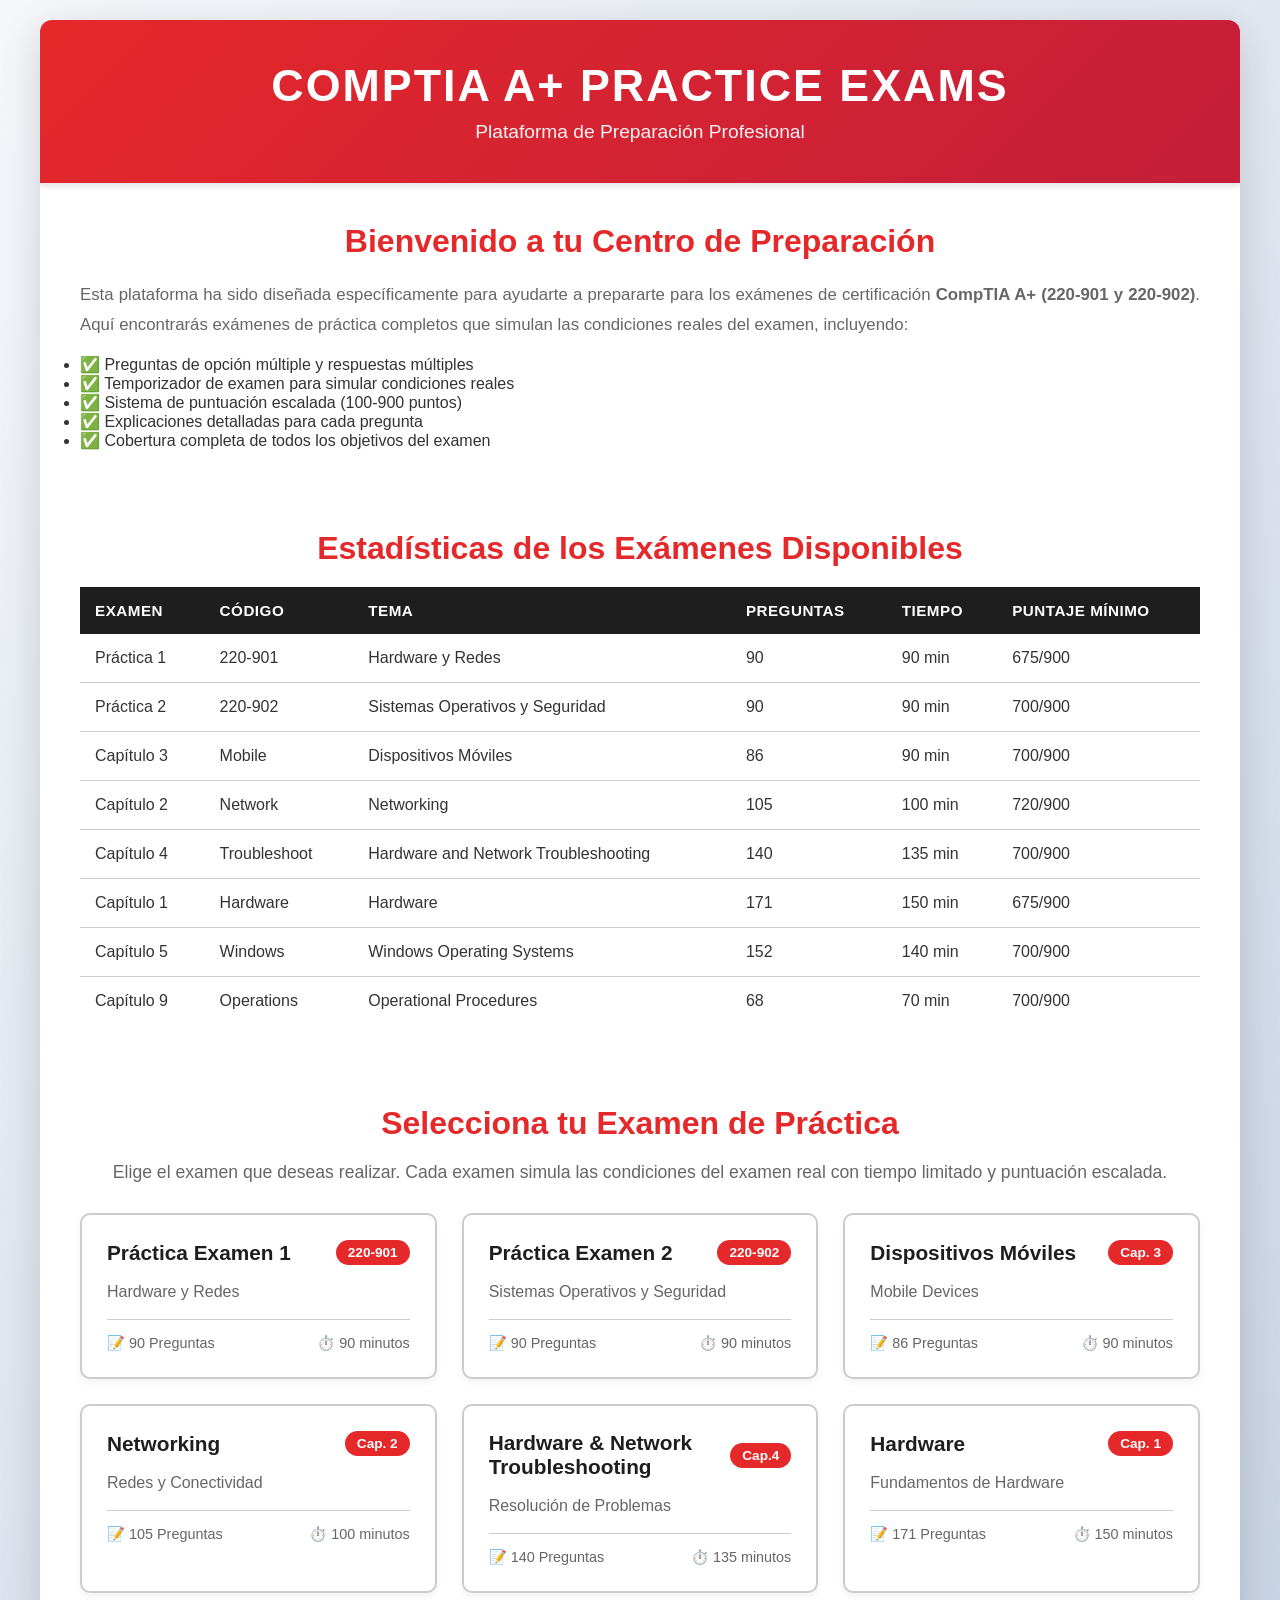
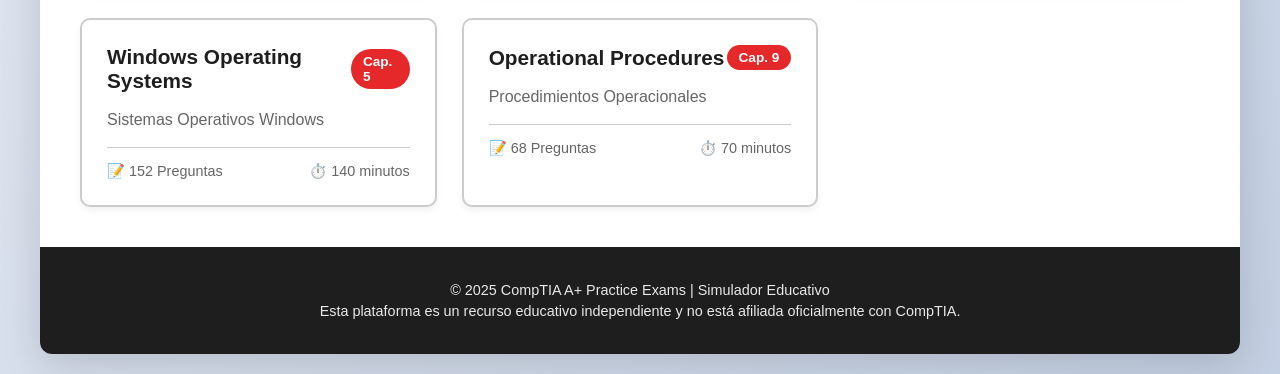
<file: index.html>
<!DOCTYPE html>
<html lang="es">
<head>
    <meta charset="UTF-8">
    <meta name="viewport" content="width=device-width, initial-scale=1.0">
    <title>CompTIA A+ Practice Exams - Plataforma de Práctica</title>
    <link rel="stylesheet" href="estilos.css">
</head>
<body>
    <div id="contenedor-principal">
        <!-- Header Principal -->
        <header class="header-principal">
            <div class="logo-container">
                <h1>CompTIA A+ Practice Exams</h1>
                <p class="subtitulo">Plataforma de Preparación Profesional</p>
            </div>
        </header>

        <!-- Descripción de la Plataforma -->
        <section class="descripcion-plataforma">
            <h2>Bienvenido a tu Centro de Preparación</h2>
            <p>
                Esta plataforma ha sido diseñada específicamente para ayudarte a prepararte para los exámenes 
                de certificación <strong>CompTIA A+ (220-901 y 220-902)</strong>. Aquí encontrarás exámenes 
                de práctica completos que simulan las condiciones reales del examen, incluyendo:
            </p>
            <ul>
                <li>✅ Preguntas de opción múltiple y respuestas múltiples</li>
                <li>✅ Temporizador de examen para simular condiciones reales</li>
                <li>✅ Sistema de puntuación escalada (100-900 puntos)</li>
                <li>✅ Explicaciones detalladas para cada pregunta</li>
                <li>✅ Cobertura completa de todos los objetivos del examen</li>
            </ul>
        </section>

        <!-- Tabla de Estadísticas de Exámenes -->
        <section class="tabla-examenes">
            <h2>Estadísticas de los Exámenes Disponibles</h2>
            <div class="tabla-responsive">
                <table class="tabla-stats">
                    <thead>
                        <tr>
                            <th>Examen</th>
                            <th>Código</th>
                            <th>Tema</th>
                            <th>Preguntas</th>
                            <th>Tiempo</th>
                            <th>Puntaje Mínimo</th>
                        </tr>
                    </thead>
                    <tbody>
                        <tr>
                            <td>Práctica 1</td>
                            <td>220-901</td>
                            <td>Hardware y Redes</td>
                            <td>90</td>
                            <td>90 min</td>
                            <td>675/900</td>
                        </tr>
                        <tr>
                            <td>Práctica 2</td>
                            <td>220-902</td>
                            <td>Sistemas Operativos y Seguridad</td>
                            <td>90</td>
                            <td>90 min</td>
                            <td>700/900</td>
                        </tr>
                        <tr>
                            <td>Capítulo 3</td>
                            <td>Mobile</td>
                            <td>Dispositivos Móviles</td>
                            <td>86</td>
                            <td>90 min</td>
                            <td>700/900</td>
                        </tr>
                        <tr>
                            <td>Capítulo 2</td>
                            <td>Network</td>
                            <td>Networking</td>
                            <td>105</td>
                            <td>100 min</td>
                            <td>720/900</td>
                        </tr>
                        <tr>
                            <td>Capítulo 4</td>
                            <td>Troubleshoot</td>
                            <td>Hardware and Network Troubleshooting</td>
                            <td>140</td>
                            <td>135 min</td>
                            <td>700/900</td>
                        </tr>
                        <tr>
                            <td>Capítulo 1</td>
                            <td>Hardware</td>
                            <td>Hardware</td>
                            <td>171</td>
                            <td>150 min</td>
                            <td>675/900</td>
                        </tr>
                        <tr>
                            <td>Capítulo 5</td>
                            <td>Windows</td>
                            <td>Windows Operating Systems</td>
                            <td>152</td>
                            <td>140 min</td>
                            <td>700/900</td>
                        </tr>
                        <tr>
                            <td>Capítulo 9</td>
                            <td>Operations</td>
                            <td>Operational Procedures</td>
                            <td>68</td>
                            <td>70 min</td>
                            <td>700/900</td>
                        </tr>
                    </tbody>
                </table>
            </div>
        </section>

        <!-- Selección de exámenes -->
        <section class="seccion-examenes">
            <h2>Selecciona tu Examen de Práctica</h2>
            <p class="instrucciones">Elige el examen que deseas realizar. 
            Cada examen simula las condiciones del examen real 
            con tiempo limitado y puntuación escalada.</p>
            
            <div class="seleccion-examen">
                <a href="examen.html?exam=1" class="boton-examen">
                    <div class="examen-header">
                        <h3>Práctica Examen 1</h3>
                        <span class="badge">220-901</span>
                    </div>
                    <p class="descripcion">Hardware y Redes</p>
                    <div class="examen-stats">
                        <span>📝 90 Preguntas</span>
                        <span>⏱️ 90 minutos</span>
                    </div>
                </a>

                <a href="examen.html?exam=2" class="boton-examen">
                    <div class="examen-header">
                        <h3>Práctica Examen 2</h3>
                        <span class="badge">220-902</span>
                    </div>
                    <p class="descripcion">Sistemas Operativos y Seguridad</p>
                    <div class="examen-stats">
                        <span>📝 90 Preguntas</span>
                        <span>⏱️ 90 minutos</span>
                    </div>
                </a>

                <a href="examen.html?exam=3" class="boton-examen">
                    <div class="examen-header">
                        <h3>Dispositivos Móviles</h3>
                        <span class="badge">Cap. 3</span>
                    </div>
                    <p class="descripcion">Mobile Devices</p>
                    <div class="examen-stats">
                        <span>📝 86 Preguntas</span>
                        <span>⏱️ 90 minutos</span>
                    </div>
                </a>

                <a href="examen.html?exam=4" class="boton-examen">
                    <div class="examen-header">
                        <h3>Networking</h3>
                        <span class="badge">Cap. 2</span>
                    </div>
                    <p class="descripcion">Redes y Conectividad</p>
                    <div class="examen-stats">
                        <span>📝 105 Preguntas</span>
                        <span>⏱️ 100 minutos</span>
                    </div>
                </a>

                <a href="examen.html?exam=5" class="boton-examen">
                    <div class="examen-header">
                        <h3>Hardware & Network Troubleshooting</h3>
                        <span class="badge">Cap.4</span>
                    </div>
                    <p class="descripcion">Resolución de Problemas</p>
                    <div class="examen-stats">
                        <span>📝 140 Preguntas</span>
                        <span>⏱️ 135 minutos</span>
                    </div>
                </a>

                <a href="examen.html?exam=6" class="boton-examen">
                    <div class="examen-header">
                        <h3>Hardware</h3>
                        <span class="badge">Cap. 1</span>
                    </div>
                    <p class="descripcion">Fundamentos de Hardware</p>
                    <div class="examen-stats">
                        <span>📝 171 Preguntas</span>
                        <span>⏱️ 150 minutos</span>
                    </div>
                </a>

                <a href="examen.html?exam=7" class="boton-examen">
                    <div class="examen-header">
                        <h3>Windows Operating Systems</h3>
                        <span class="badge">Cap. 5</span>
                    </div>
                    <p class="descripcion">Sistemas Operativos Windows</p>
                    <div class="examen-stats">
                        <span>📝 152 Preguntas</span>
                        <span>⏱️ 140 minutos</span>
                    </div>
                </a>

                <a href="examen.html?exam=8" class="boton-examen">
                    <div class="examen-header">
                        <h3>Operational Procedures</h3>
                        <span class="badge">Cap. 9</span>
                    </div>
                    <p class="descripcion">Procedimientos Operacionales</p>
                    <div class="examen-stats">
                        <span>📝 68 Preguntas</span>
                        <span>⏱️ 70 minutos</span>
                    </div>
                </a>
            </div>
        </section>

        <!-- Footer -->
        <footer class="footer-principal">
            <p>© 2025 CompTIA A+ Practice Exams | Simulador Educativo</p>
            <p>Esta plataforma es un recurso educativo independiente y no está afiliada oficialmente con CompTIA.</p>
        </footer>
    </div>
</body>
</html>
</file>
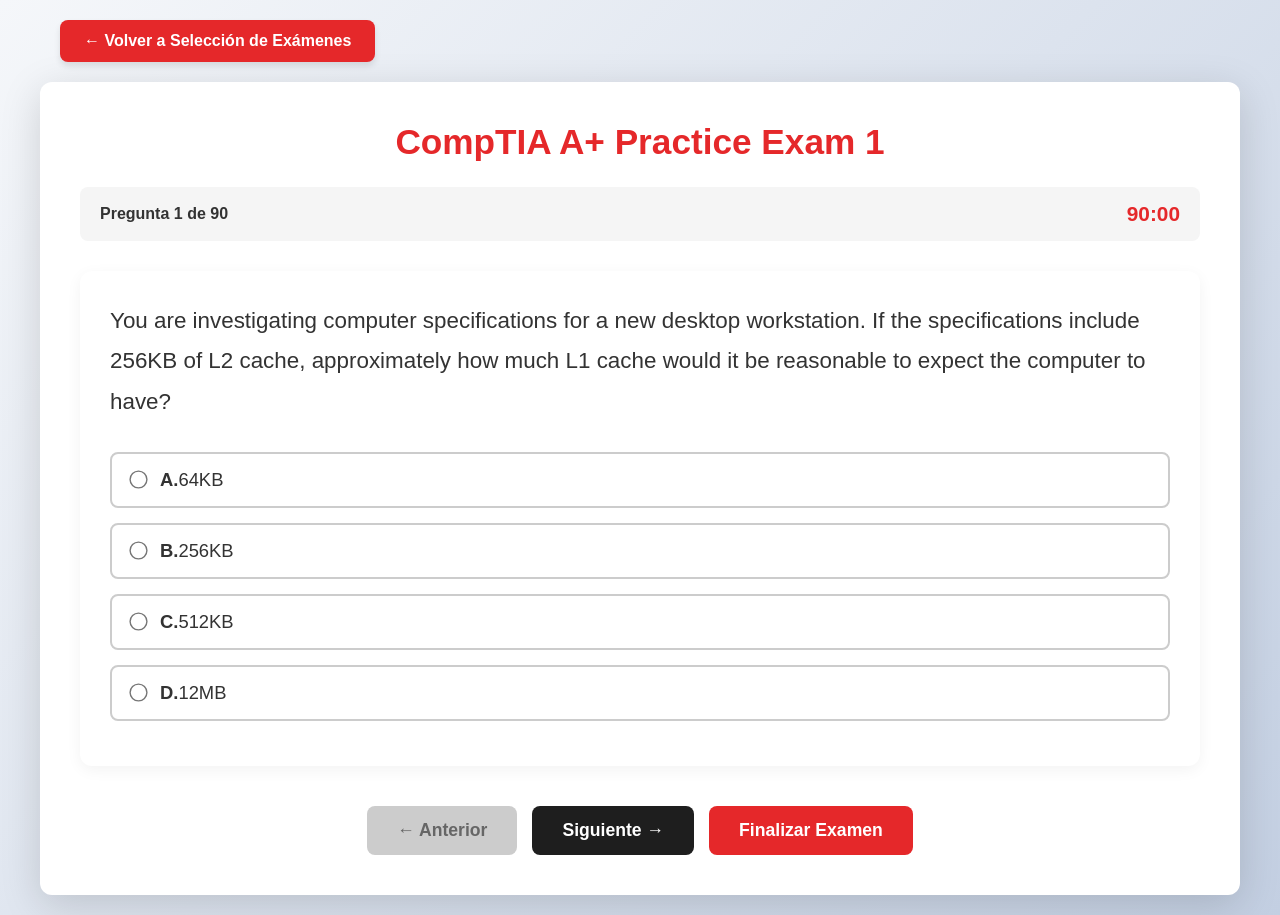
<file: examen.html>
<!DOCTYPE html>
<html lang="es">
<head>
    <meta charset="UTF-8">
    <meta name="viewport" content="width=device-width, initial-scale=1.0">
    <title>Examen CompTIA A+</title>
    <link rel="stylesheet" href="estilos.css">
</head>
<body>
    <!-- Botón para volver a la página principal -->
    <div class="boton-volver-container">
        <a href="index.html" class="boton-volver">
            ← Volver a Selección de Exámenes
        </a>
    </div>

    <div id="contenedor-principal">
        <!-- Contenedor del Examen -->
        <div id="contenedor-examen-wrapper">
            <h2 id="titulo-examen">Cargando examen...</h2>
            
            <!-- Barra de Estado -->
            <div id="barra-estado">
                <span id="contador-pregunta">Pregunta 1 de X</span>
                <span id="tiempo">00:00</span>
            </div>
            
            <!-- Contenedor de la Pregunta Actual -->
            <div id="contenedor-examen">
                <!-- Aquí se renderizará dinámicamente la pregunta y las opciones -->
            </div>
            
            <!-- Botones de Navegación -->
            <div class="navegacion">
                <button id="btn-anterior">← Anterior</button>
                <button id="btn-siguiente">Siguiente →</button>
                <button id="btn-finalizar">Finalizar Examen</button>
            </div>
        </div>
        
        <!-- Contenedor de Resultados (oculto inicialmente) -->
        <div id="contenedor-resultados" class="oculto">
            <h2>Resultados del Examen</h2>
            
            <div id="resultado-final-caja" class="resultado-final-caja">
                <p id="resultado-estado">APROBADO / NO APROBADO</p>
                <p id="puntaje-escalado">Tu puntaje: XXX</p>
                <p id="puntaje-final">(Respuestas correctas: XX de XX - XX%)</p>
                <p id="mensaje-final">Mensaje final aquí</p>
            </div>
            
            <!-- Botón para volver a la selección de exámenes desde resultados -->
            <div class="boton-volver-resultados">
                <a href="index.html" class="boton-volver boton-volver-grande">
                    ← Volver a Selección de Exámenes
                </a>
            </div>
            
            <!-- Análisis Detallado de Respuestas -->
            <div id="resultados-detallados">
                <h3>Análisis Detallado de Respuestas</h3>
                <!-- Aquí se renderizarán dinámicamente los resultados detallados -->
            </div>
        </div>
    </div>

    <script src="script.js"></script>
</body>
</html>
</file>
<file: estilos.css>
/* ========================================================== */
/* VARIABLES Y COLORES COMPTIA                                 */
/* ========================================================== */

:root {
    --comptia-red: #E5282A;
    --comptia-dark-red: #C41E3A;
    --comptia-black: #1E1E1E;
    --comptia-gray-dark: #333333;
    --comptia-gray: #666666;
    --comptia-gray-light: #CCCCCC;
    --comptia-bg-light: #F5F5F5;
    --comptia-white: #FFFFFF;
    --success-green: #28A745;
    --warning-red: #DC3545;
}

/* ========================================================== */
/* ESTILOS GLOBALES Y DE LA PÁGINA PRINCIPAL (index.html)     */
/* ========================================================== */

* {
    margin: 0;
    padding: 0;
    box-sizing: border-box;
}

body {
    font-family: 'Open Sans', 'Segoe UI', Tahoma, Geneva, Verdana, sans-serif;
    background: linear-gradient(135deg, #f5f7fa 0%, #c3cfe2 100%);
    color: var(--comptia-gray-dark);
    margin: 0;
    padding: 20px;
    min-height: 100vh;
}

#contenedor-principal {
    background: var(--comptia-white);
    padding: 0;
    border-radius: 12px;
    box-shadow: 0 10px 40px rgba(0, 0, 0, 0.15);
    max-width: 1200px;
    margin: 0 auto;
    overflow: hidden;
}

/* ========================================================== */
/* HEADER PRINCIPAL                                            */
/* ========================================================== */

.header-principal {
    background: linear-gradient(135deg, var(--comptia-red) 0%, var(--comptia-dark-red) 100%);
    color: var(--comptia-white);
    padding: 40px;
    text-align: center;
    box-shadow: 0 4px 6px rgba(0, 0, 0, 0.1);
}

.logo-container h1 {
    font-size: 2.8em;
    font-weight: 700;
    margin-bottom: 10px;
    text-transform: uppercase;
    letter-spacing: 2px;
}

.subtitulo {
    font-size: 1.2em;
    font-weight: 300;
    opacity: 0.95;
    margin: 0;
}

/* ========================================================== */
/* SECCIONES DE CONTENIDO                                      */
/* ========================================================== */

.descripcion-plataforma,
.tabla-examenes,
.seccion-examenes {
    padding: 40px;
}

.descripcion-plataforma h2,
.tabla-examenes h2,
.seccion-examenes h2 {
    color: var(--comptia-red);
    font-size: 2em;
    margin-bottom: 20px;
    font-weight: 700;
    text-align: center;
}

.descripcion-plataforma p {
    color: var(--comptia-gray);
    line-height: 1.8;
    margin-bottom: 15px;
    font-size: 1.05em;
    text-align: justify;
}

.instrucciones {
    text-align: center;
    color: var(--comptia-gray);
    font-size: 1.1em;
    margin-bottom: 30px;
}

/* ========================================================== */
/* TABLA DE ESTADÍSTICAS                                       */
/* ========================================================== */

.tabla-responsive {
    overflow-x: auto;
    margin-top: 20px;
}

.tabla-stats {
    width: 100%;
    border-collapse: collapse;
    background: var(--comptia-white);
    box-shadow: 0 2px 10px rgba(0, 0, 0, 0.05);
}

.tabla-stats thead {
    background: var(--comptia-black);
    color: var(--comptia-white);
}

.tabla-stats th {
    padding: 15px;
    text-align: left;
    font-weight: 600;
    font-size: 0.95em;
    text-transform: uppercase;
    letter-spacing: 0.5px;
}

.tabla-stats td {
    padding: 15px;
    border-bottom: 1px solid var(--comptia-gray-light);
    color: var(--comptia-gray-dark);
}

.tabla-stats tbody tr:hover {
    background: var(--comptia-bg-light);
    transition: background 0.3s ease;
}

.tabla-stats tbody tr:last-child td {
    border-bottom: none;
}

/* ========================================================== */
/* SELECCIÓN DE EXÁMENES                                       */
/* ========================================================== */

.seleccion-examen {
    display: grid;
    grid-template-columns: repeat(auto-fit, minmax(300px, 1fr));
    gap: 25px;
    margin-top: 30px;
}

.boton-examen {
    display: block;
    text-decoration: none;
    padding: 25px;
    border-radius: 10px;
    transition: all 0.3s ease;
    background: var(--comptia-white);
    border: 2px solid var(--comptia-gray-light);
    box-shadow: 0 4px 6px rgba(0, 0, 0, 0.05);
}

.boton-examen:hover {
    transform: translateY(-8px);
    box-shadow: 0 12px 24px rgba(229, 40, 42, 0.2);
    border-color: var(--comptia-red);
}

.examen-header {
    display: flex;
    justify-content: space-between;
    align-items: center;
    margin-bottom: 15px;
}

.examen-header h3 {
    color: var(--comptia-black);
    font-size: 1.3em;
    font-weight: 600;
    margin: 0;
}

.badge {
    background: var(--comptia-red);
    color: var(--comptia-white);
    padding: 5px 12px;
    border-radius: 20px;
    font-size: 0.85em;
    font-weight: 600;
}

.boton-examen .descripcion {
    color: var(--comptia-gray);
    font-size: 1em;
    margin-bottom: 15px;
    line-height: 1.5;
}

.examen-stats {
    display: flex;
    justify-content: space-between;
    font-size: 0.9em;
    color: var(--comptia-gray);
    border-top: 1px solid var(--comptia-gray-light);
    padding-top: 15px;
}

.examen-stats span {
    display: flex;
    align-items: center;
    gap: 5px;
}

/* ========================================================== */
/* FOOTER                                                      */
/* ========================================================== */

.footer-principal {
    background: var(--comptia-black);
    color: var(--comptia-white);
    text-align: center;
    padding: 30px;
    font-size: 0.9em;
}

.footer-principal p {
    margin: 5px 0;
    opacity: 0.9;
}

/* ========================================================== */
/* ESTILOS PARA LA PÁGINA DEL EXAMEN (examen.html)            */
/* ========================================================== */

/* Botón para volver a la página principal */
.boton-volver-container {
    max-width: 1200px;
    margin: 0 auto 20px auto;
    padding: 0 20px;
}

.boton-volver {
    display: inline-block;
    background: var(--comptia-red);
    color: var(--comptia-white);
    padding: 12px 24px;
    border-radius: 8px;
    text-decoration: none;
    font-weight: 600;
    transition: all 0.3s ease;
    box-shadow: 0 4px 6px rgba(0, 0, 0, 0.1);
}

.boton-volver:hover {
    background: var(--comptia-dark-red);
    transform: translateY(-2px);
    box-shadow: 0 6px 12px rgba(0, 0, 0, 0.15);
}

.boton-volver-resultados {
    text-align: center;
    margin: 30px 0;
}

.boton-volver-grande {
    font-size: 1.1em;
    padding: 15px 40px;
}

/* Contenedor del examen */
#contenedor-examen-wrapper {
    padding: 40px;
}

#contenedor-examen, #contenedor-resultados {
    background: var(--comptia-white);
    padding: 30px;
    border-radius: 12px;
    box-shadow: 0 4px 15px rgba(0, 0, 0, 0.05);
}

#titulo-examen {
    color: var(--comptia-red);
    font-size: 2.2em;
    margin-bottom: 25px;
    text-align: center;
    font-weight: 700;
}

/* Barra de estado */
#barra-estado {
    display: flex;
    justify-content: space-between;
    align-items: center;
    margin-bottom: 30px;
    padding: 15px 20px;
    background: var(--comptia-bg-light);
    border-radius: 8px;
    font-weight: 600;
    color: var(--comptia-gray-dark);
}

#tiempo {
    color: var(--comptia-red);
    font-size: 1.3em;
    font-weight: 700;
}

/* Pregunta */
.pregunta-texto {
    font-size: 1.4em;
    margin-bottom: 30px;
    line-height: 1.8;
    font-weight: 500;
    color: var(--comptia-gray-dark);
}

/* Opciones de respuesta */
.lista-opciones {
    list-style: none;
    padding: 0;
    margin-top: 25px;
}

.lista-opciones li {
    margin-bottom: 15px;
}

.lista-opciones label {
    display: flex;
    align-items: center;
    font-size: 1.15em;
    cursor: pointer;
    padding: 15px 20px;
    border: 2px solid var(--comptia-gray-light);
    border-radius: 8px;
    transition: all 0.3s ease;
    color: var(--comptia-gray-dark);
    background: var(--comptia-white);
}

.lista-opciones label:hover {
    background: var(--comptia-bg-light);
    border-color: var(--comptia-red);
}

.lista-opciones input[type="radio"],
.lista-opciones input[type="checkbox"] {
    margin-right: 15px;
    transform: scale(1.4);
    accent-color: var(--comptia-red);
    cursor: pointer;
}

/* Navegación */
.navegacion {
    display: flex;
    justify-content: center;
    gap: 15px;
    margin-top: 40px;
    flex-wrap: wrap;
}

.navegacion button {
    padding: 14px 30px;
    font-size: 1.1em;
    border-radius: 8px;
    cursor: pointer;
    transition: all 0.3s ease;
    border: none;
    font-weight: 600;
}

.navegacion button:enabled {
    background: var(--comptia-black);
    color: var(--comptia-white);
}

.navegacion button:enabled:hover {
    background: var(--comptia-gray-dark);
    transform: translateY(-3px);
    box-shadow: 0 6px 12px rgba(0, 0, 0, 0.2);
}

.navegacion button:disabled {
    background: var(--comptia-gray-light);
    color: var(--comptia-gray);
    cursor: not-allowed;
}

#btn-finalizar {
    background: var(--comptia-red);
}

#btn-finalizar:enabled:hover {
    background: var(--comptia-dark-red);
}

/* ========================================================== */
/* RESULTADOS DEL EXAMEN                                       */
/* ========================================================== */

#contenedor-resultados {
    padding: 40px;
}

#contenedor-resultados h2 {
    color: var(--comptia-red);
    font-size: 2.5em;
    margin-bottom: 30px;
    text-align: center;
    font-weight: 700;
}

.resultado-final-caja {
    padding: 30px;
    border-radius: 12px;
    margin-bottom: 40px;
    text-align: center;
    box-shadow: 0 4px 12px rgba(0, 0, 0, 0.1);
}

.resultado-final-caja.aprobado {
    background: linear-gradient(135deg, #d4edda 0%, #c3e6cb 100%);
    border: 3px solid var(--success-green);
    color: #155724;
}

.resultado-final-caja.no-aprobado {
    background: linear-gradient(135deg, #f8d7da 0%, #f5c6cb 100%);
    border: 3px solid var(--warning-red);
    color: #721c24;
}

#resultado-estado {
    font-size: 2.5em;
    font-weight: 700;
    margin-bottom: 15px;
}

#puntaje-escalado {
    font-size: 2em;
    font-weight: 600;
    margin-bottom: 10px;
}

#puntaje-final, #mensaje-final {
    font-size: 1.2em;
    margin-bottom: 10px;
}

/* Análisis detallado */
#resultados-detallados {
    margin-top: 40px;
}

#resultados-detallados h3 {
    color: var(--comptia-red);
    font-size: 2em;
    margin-bottom: 30px;
    text-align: center;
    font-weight: 700;
}

.resultado-item {
    background: var(--comptia-white);
    border: 2px solid var(--comptia-gray-light);
    padding: 25px;
    margin-bottom: 25px;
    border-radius: 10px;
    box-shadow: 0 2px 8px rgba(0, 0, 0, 0.05);
}

.resultado-item.correcto {
    border-left: 6px solid var(--success-green);
    background: linear-gradient(90deg, #f0fff4 0%, #ffffff 100%);
}

.resultado-item.incorrecto {
    border-left: 6px solid var(--warning-red);
    background: linear-gradient(90deg, #fff5f5 0%, #ffffff 100%);
}

.resultado-item p {
    margin: 10px 0;
    color: var(--comptia-gray-dark);
    font-size: 1.05em;
    line-height: 1.6;
}

.resultado-item p strong {
    color: var(--comptia-red);
    font-weight: 600;
}

.resultado-item .explicacion {
    font-style: italic;
    color: var(--comptia-gray);
    margin-top: 20px;
    padding-top: 15px;
    border-top: 2px dashed var(--comptia-gray-light);
    background: var(--comptia-bg-light);
    padding: 15px;
    border-radius: 6px;
}

/* ========================================================== */
/* UTILIDADES                                                  */
/* ========================================================== */

.oculto {
    display: none !important;
}

/* ========================================================== */
/* RESPONSIVE DESIGN                                           */
/* ========================================================== */

@media (max-width: 768px) {
    body {
        padding: 10px;
    }

    .header-principal {
        padding: 25px 20px;
    }

    .logo-container h1 {
        font-size: 1.8em;
    }

    .subtitulo {
        font-size: 1em;
    }

    .descripcion-plataforma,
    .tabla-examenes,
    .seccion-examenes {
        padding: 25px 20px;
    }

    .seleccion-examen {
        grid-template-columns: 1fr;
        gap: 20px;
    }

    .tabla-stats {
        font-size: 0.85em;
    }

    .tabla-stats th,
    .tabla-stats td {
        padding: 10px 8px;
    }

    #contenedor-examen-wrapper {
        padding: 20px;
    }

    #contenedor-examen,
    #contenedor-resultados {
        padding: 20px;
    }

    #titulo-examen {
        font-size: 1.6em;
    }

    .pregunta-texto {
        font-size: 1.15em;
    }

    .lista-opciones label {
        font-size: 1em;
        padding: 12px 15px;
    }

    .navegacion {
        flex-direction: column;
        gap: 10px;
    }

    .navegacion button {
        width: 100%;
        padding: 12px 20px;
    }

    #barra-estado {
        flex-direction: column;
        align-items: flex-start;
        gap: 10px;
    }

    .boton-volver {
        padding: 10px 18px;
        font-size: 0.95em;
    }

    .resultado-item {
        padding: 18px;
    }
}

@media (max-width: 480px) {
    .logo-container h1 {
        font-size: 1.5em;
    }

    .examen-header h3 {
        font-size: 1.1em;
    }

    .badge {
        font-size: 0.75em;
        padding: 4px 10px;
    }
}
</file>
